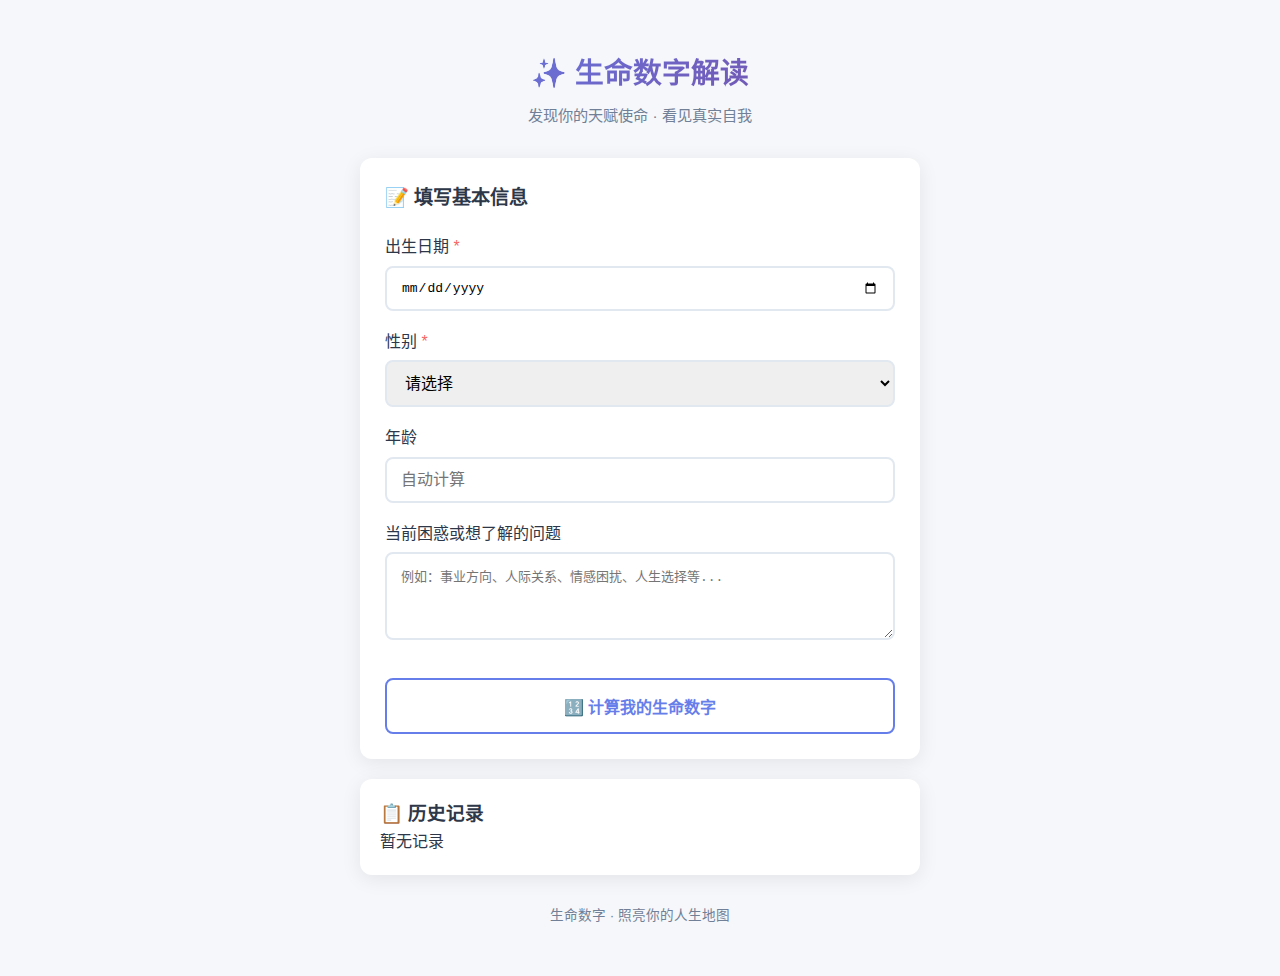
<file: templates/index.html>
<!DOCTYPE html>
<html lang="zh-CN">
<head>
    <meta charset="UTF-8">
    <meta name="viewport" content="width=device-width, initial-scale=1.0">
    <title>生命数字解读报告 | 发现你的天赋使命</title>
    <link rel="stylesheet" href="/static/css/style.css">
</head>
<body>
    <div class="container">
        <!-- Header -->
        <header class="header">
            <h1>✨ 生命数字解读</h1>
            <p class="subtitle">发现你的天赋使命 · 看见真实自我</p>
        </header>

        <!-- Main Form -->
        <main class="main">
            <form id="lifeForm" class="form-card">
                <h2>📝 填写基本信息</h2>
                
                <div class="form-group">
                    <label for="birthday">出生日期 <span class="required">*</span></label>
                    <input type="date" id="birthday" name="birthday" required>
                </div>

                <div class="form-group">
                    <label for="gender">性别 <span class="required">*</span></label>
                    <select id="gender" name="gender" required>
                        <option value="">请选择</option>
                        <option value="男">男</option>
                        <option value="女">女</option>
                    </select>
                </div>

                <div class="form-group">
                    <label for="age">年龄</label>
                    <input type="number" id="age" name="age" readonly placeholder="自动计算">
                </div>

                <div class="form-group">
                    <label for="question">当前困惑或想了解的问题</label>
                    <textarea id="question" name="question" rows="4" 
                        placeholder="例如：事业方向、人际关系、情感困扰、人生选择等..."></textarea>
                </div>

                <button type="button" id="calcBtn" class="btn btn-secondary">
                    🔢 计算我的生命数字
                </button>

                <!-- Result Display -->
                <div id="resultArea" class="result-area hidden">
                    <div class="life-number-display">
                        <span class="number-label">你的生命数字</span>
                        <span class="life-number" id="lifeNumber">-</span>
                        <span class="master-label hidden" id="masterLabel">✨ 主数字</span>
                    </div>
                </div>

                <!-- Redeem Code -->
                <div class="redeem-section hidden" id="redeemSection">
                    <div class="form-group">
                        <label for="redeemCode">兑换码</label>
                        <input type="text" id="redeemCode" placeholder="请输入兑换码" maxlength="12">
                    </div>
                    <button type="button" id="checkCodeBtn" class="btn btn-outline">
                        验证兑换码
                    </button>
                    <span id="codeStatus" class="code-status"></span>
                </div>

                <!-- Generate Button -->
                <button type="submit" id="generateBtn" class="btn btn-primary hidden">
                    📄 生成专业解读报告
                </button>
            </form>

            <!-- History -->
            <div class="history-section">
                <h3>📋 历史记录</h3>
                <div id="historyList" class="history-list">
                    <p class="empty-text">暂无记录</p>
                </div>
            </div>
        </main>

        <!-- Footer -->
        <footer class="footer">
            <p>生命数字 · 照亮你的人生地图</p>
        </footer>
    </div>

    <!-- Loading Overlay -->
    <div id="loading" class="loading-overlay hidden">
        <div class="loading-spinner"></div>
        <p>AI 正在生成你的专属报告...</p>
        <p class="loading-tip">这可能需要 30-60 秒</p>
    </div>

    <script src="/static/js/main.js"></script>
</body>
</html>
</file>
<file: static/css/style.css>
* { margin: 0; padding: 0; box-sizing: border-box; }
:root { --primary: #667eea; --secondary: #764ba2; --gradient: linear-gradient(135deg, #667eea 0%, #764ba2 100%); --bg-color: #f5f7fa; --card-bg: #ffffff; --text-primary: #2d3748; --text-secondary: #718096; --border-color: #e2e8f0; --success: #48bb78; --error: #f56565; --shadow: 0 4px 20px rgba(0,0,0,0.08); --radius: 12px; }
body { font-family: -apple-system, BlinkMacSystemFont, "Segoe UI", "PingFang SC", sans-serif; background: var(--bg-color); color: var(--text-primary); line-height: 1.6; min-height: 100vh; }
.container { max-width: 600px; margin: 0 auto; padding: 20px; min-height: 100vh; display: flex; flex-direction: column; }
.header { text-align: center; padding: 30px 20px; }
.header h1 { font-size: 1.8em; background: var(--gradient); -webkit-background-clip: text; -webkit-text-fill-color: transparent; background-clip: text; margin-bottom: 8px; }
.subtitle { color: var(--text-secondary); font-size: 0.95em; }
.form-card { background: var(--card-bg); border-radius: var(--radius); padding: 25px; box-shadow: var(--shadow); margin-bottom: 20px; }
.form-card h2 { font-size: 1.2em; margin-bottom: 20px; }
.form-group { margin-bottom: 18px; }
.form-group label { display: block; margin-bottom: 6px; font-weight: 500; }
.required { color: var(--error); }
.form-group input, .form-group select, .form-group textarea { width: 100%; padding: 12px 14px; border: 2px solid var(--border-color); border-radius: 8px; font-size: 1em; transition: border-color 0.2s; }
.form-group input:focus, .form-group select:focus, .form-group textarea:focus { outline: none; border-color: var(--primary); }
.btn { display: inline-block; width: 100%; padding: 14px 20px; border: none; border-radius: 8px; font-size: 1em; font-weight: 600; cursor: pointer; transition: all 0.2s; text-align: center; margin-top: 12px; }
.btn-primary { background: var(--gradient); color: white; }
.btn-secondary { background: transparent; color: var(--primary); border: 2px solid var(--primary); }
.btn-outline { background: transparent; color: var(--primary); border: 2px solid var(--primary); padding: 10px 16px; width: auto; }
.btn:hover { transform: translateY(-1px); }
.result-area { margin: 20px 0; padding: 20px; background: linear-gradient(135deg, #f6f8fd 0%, #f0f4ff 100%); border-radius: 12px; text-align: center; }
.life-number { font-size: 4em; font-weight: bold; background: var(--gradient); -webkit-background-clip: text; -webkit-text-fill-color: transparent; background-clip: text; }
.master-label { background: linear-gradient(135deg, #f6e05e 0%, #ecc94b 100%); color: #744210; padding: 4px 12px; border-radius: 20px; font-size: 0.85em; }
.redeem-section { margin: 20px 0; padding-top: 20px; border-top: 1px solid var(--border-color); }
.code-status { margin-left: 10px; font-size: 0.9em; }
.code-status.valid { color: var(--success); }
.code-status.invalid { color: var(--error); }
.history-section { background: var(--card-bg); border-radius: var(--radius); padding: 20px; box-shadow: var(--shadow); }
.history-item { display: flex; justify-content: space-between; align-items: center; padding: 12px; background: var(--bg-color); border-radius: 8px; margin-bottom: 10px; cursor: pointer; }
.history-item:hover { background: #e8ecf4; }
.footer { text-align: center; padding: 30px 20px; color: var(--text-secondary); font-size: 0.85em; }
.hidden { display: none !important; }
.loading-overlay { position: fixed; top: 0; left: 0; right: 0; bottom: 0; background: rgba(255,255,255,0.95); display: flex; flex-direction: column; align-items: center; justify-content: center; z-index: 1000; }
.loading-spinner { width: 50px; height: 50px; border: 4px solid var(--border-color); border-top-color: var(--primary); border-radius: 50%; animation: spin 1s linear infinite; }
@keyframes spin { to { transform: rotate(360deg); } }
@media (max-width: 480px) { .header h1 { font-size: 1.5em; } .form-card { padding: 20px; } .life-number { font-size: 3em; } }
</file>
